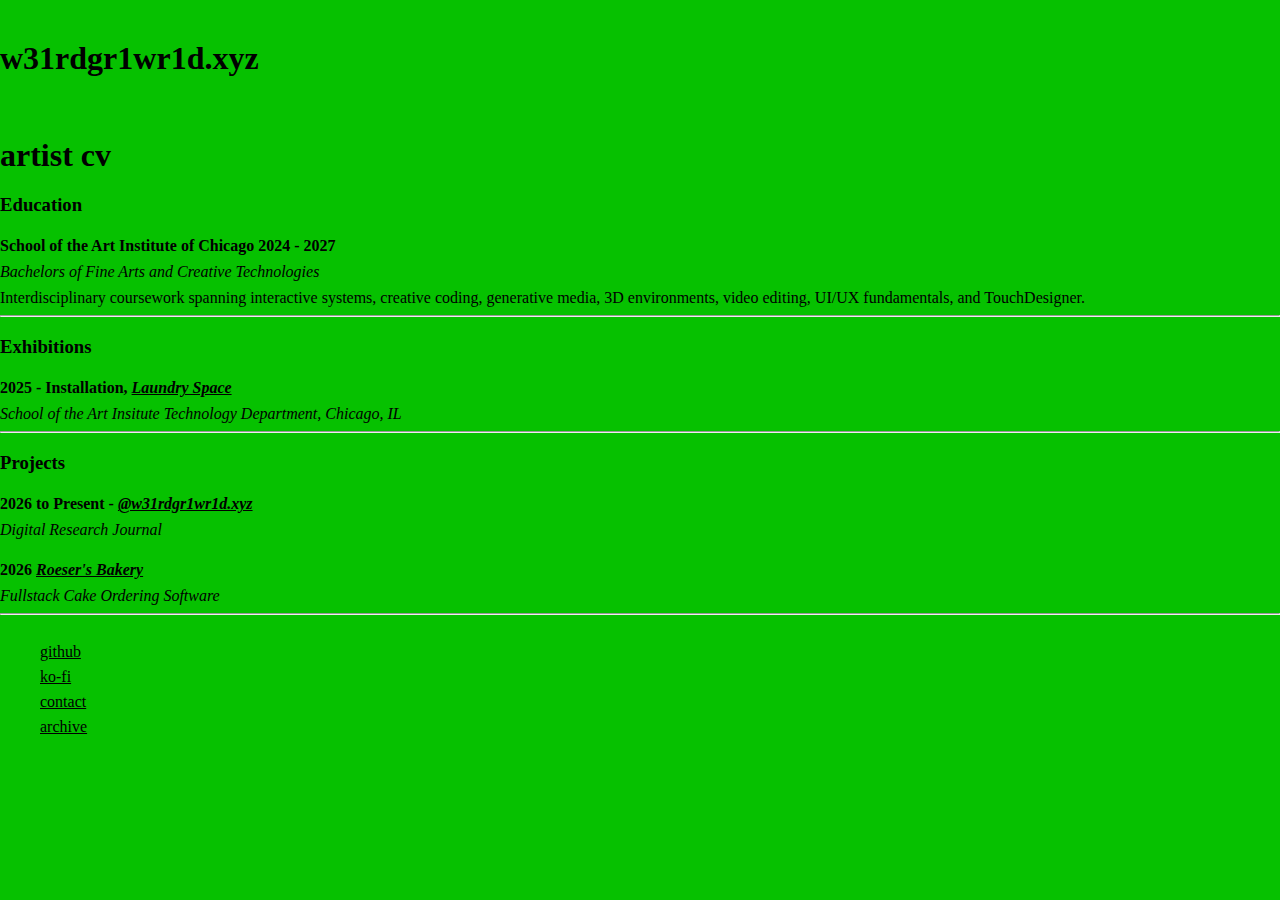
<file: index.html>
<!DOCTYPE html>

<html lang="en">

<head>
    <meta charset="UTF-8">
    <meta name="viewport" content="width=device-width, initial-scale=1.0">
    <title>w31rdgr1wr1d.xyz</title>
    <link rel="stylesheet" href="styles/index.css">

</head>

<body>

    <div class="art-container">

    </div>

    <div class="top-wrapper">

        <div class="header-container">

            <h1>w31rdgr1wr1d.xyz</h1>

        </div>

        <div class="button-container">

            <!-- <img src="" alt="my safe space"><a href="nav-pages/journal.html"></a></img> -->

        </div>

    </div>

    <div class="cv-container">

        <h1>artist cv</h1>

        <h3>Education</h3>

        <h4>School of the Art Institute of Chicago 2024 - 2027</h4>
        <p><i>Bachelors of Fine Arts and Creative Technologies</i></p>
        <p>Interdisciplinary coursework spanning interactive systems, creative coding, generative media, 3D
            environments, video editing, UI/UX fundamentals, and TouchDesigner.</p>

        <hr>

        <h3>Exhibitions</h3>

        <h4>2025 - Installation, <a
                href="https://desdotjs.github.io/weird-girl-world/laundry-space/laundry-space-index.html"><i>Laundry
                    Space</i></a></h4>
        <p><i>School of the Art Insitute Technology Department, Chicago, IL</i></p>

        <hr>

        <h3>Projects</h3>

        <h4>2026 to Present - <a href="https://www.instagram.com/w31rdgr1wr1d.xyz/"><i>@w31rdgr1wr1d.xyz</i></a></h4>
        <p><i>Digital Research Journal</i></p>

        <h4>2026 <a href="/projects-pages/bakery-log.html"><i>Roeser's Bakery</i></a></h4>
        <p><i>Fullstack Cake Ordering Software</i></p>

        <hr>

    </div>

    <div class="nav-container">

        <nav>
            <ul>

                <li> <a href="https://github.com/desdotjs">github</a></li>
                <li> <a href="https://ko-fi.com/w31rdgr1wr1d">ko-fi</a></li>
                <li> <a href="nav-pages/contact.html">contact</a></li>
                <li> <a href="nav-pages/archive.html">archive</a></li>

            </ul>
        </nav>

    </div>

    <script src="index-body-script.js"></script>

</body>

</html>
</file>
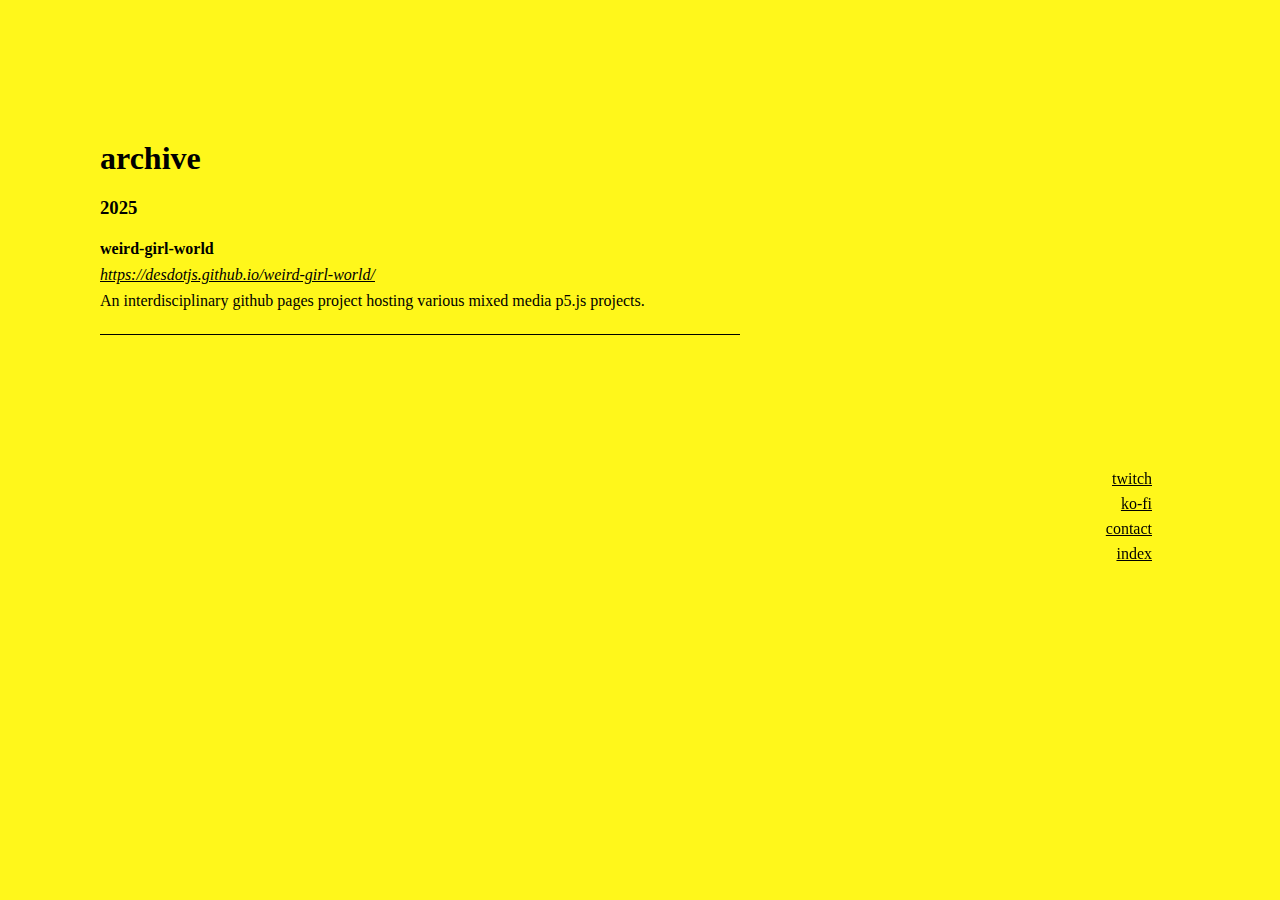
<file: nav-pages/archive.html>
<!DOCTYPE html>

<html lang="en">

<head>

    <meta charset="UTF-8" />

    <meta name="viewport" content="width=device-width, initial-scale=1" />

    <title>w31rdgr1wr1d</title>

    <link rel="stylesheet" href="/styles/index.css">

</head>

<body>
    
    <div class="page-grid">

    <!-- cv section -->
    <div class="left-cell">
    
        <h1>archive</h1>

        <h3>2025</h3>

        <h4>weird-girl-world</h4>
        <p><a href="https://desdotjs.github.io/weird-girl-world/"><i>https://desdotjs.github.io/weird-girl-world/</i></a></p>
        <p>An interdisciplinary github pages project hosting various mixed media p5.js projects.</p>

        <hr>

    </div>

    <!-- menu section -->
    <div class="nav-menu">

        <nav>
            <ul>

                <li> <a href="https://www.twitch.tv/w31rdgr1wr1d">twitch</a></li>
                <li> <a href="https://ko-fi.com/w31rdgr1wr1d">ko-fi</a></li>
                <li> <a href="pages/contact.html">contact</a></li>
                <li> <a href="../index.html">index</a></li>

            </ul>
        </nav>

    </div>

    <div class="footer">


        
    </div>

    </div>

    <script src="/scripts/index-body-script.js"></script>

</body>

</html>
</file>
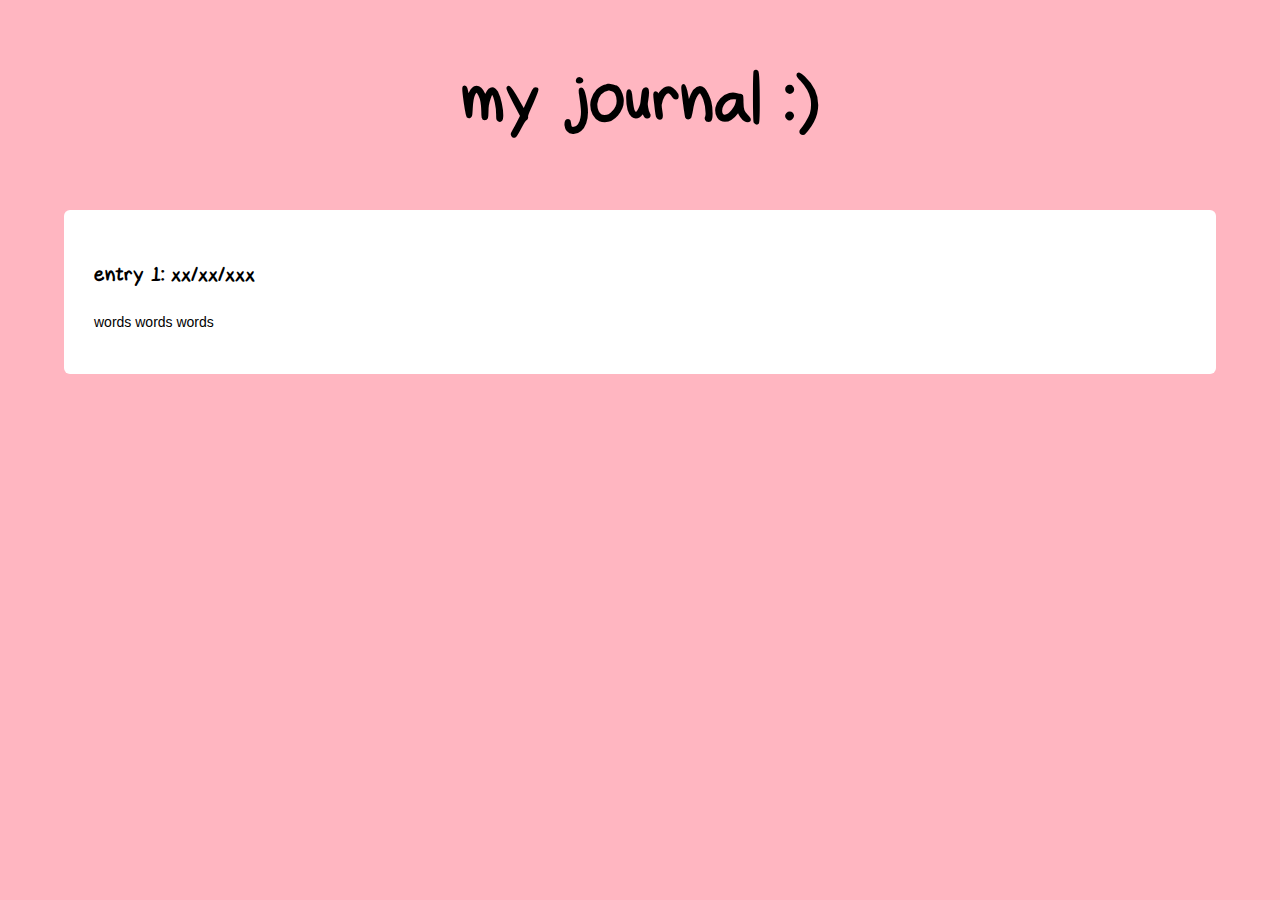
<file: nav-pages/journal.html>
<!DOCTYPE html>
<html lang="en">

<head>
    <meta charset="UTF-8">
    <meta name="viewport" content="width=device-width, initial-scale=1.0">
    <title>Journal :3</title>
    <link rel="stylesheet" href="../styles/journal.css">
</head>

<body>

    <div class="header-container">

        <h1>my journal :)</h1>

        <div class="button-container">

        </div>

    </div>


    <div class="journal-wrapper">

        <div class="content-container">

        <h2>entry 1: xx/xx/xxx</h2>
        <p>words words words</p>

        </div>
    </div>
</body>

</html>
</file>
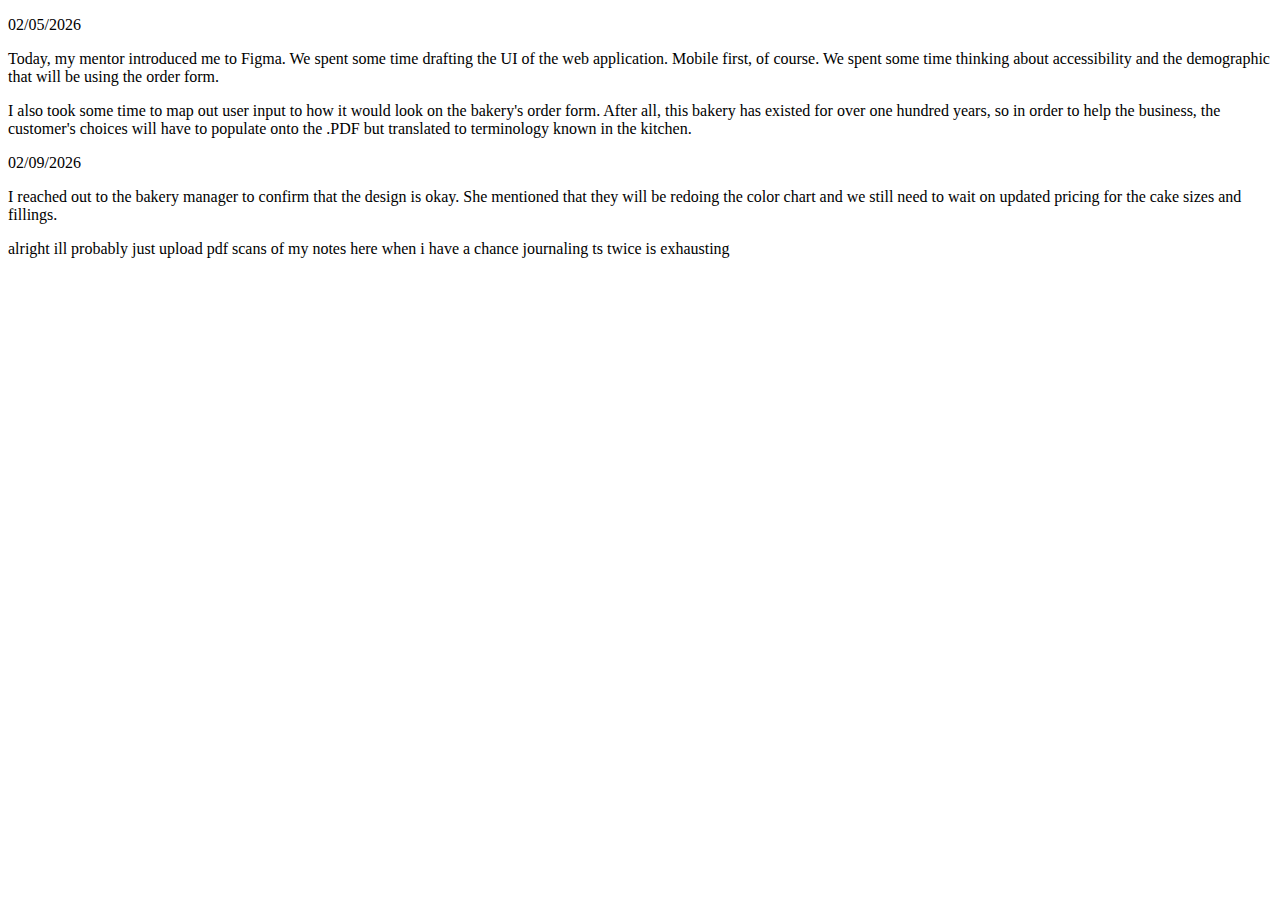
<file: projects-pages/bakery-log.html>
<!DOCTYPE html>

<html lang="en">

<head>

    <meta charset="UTF-8">
    <meta name="viewport" content="width=device-width, initial-scale=1.0">
    <title>w31rdgr1wr1d</title>

</head>

<body>

    <div id="log">

        <div class="log-container">

        <p>02/05/2026</p>
        <p>Today, my mentor introduced me to Figma. We spent some time drafting the UI of the web application. Mobile first, of course. We spent some time thinking about accessibility and the demographic that will be using the order form.</p>
        <p>I also took some time to map out user input to how it would look on the bakery's order form. After all, this bakery has existed for over one hundred years, so in order to help the business, the customer's choices will have to populate onto the .PDF but translated to terminology known in the kitchen.</p>

        <p>02/09/2026</p>
        <p>I reached out to the bakery manager to confirm that the design is okay. She mentioned that they will be redoing the color chart and we still need to wait on updated pricing for the cake sizes and fillings. </p>
        <!-- <img src="" alt="" srcset=""> whenever im not lazy put it in here -->
        <p>alright ill probably just upload pdf scans of my notes here when i have a chance journaling ts twice is exhausting</p>
        </div>

    </div>

</body>

</html>
</file>
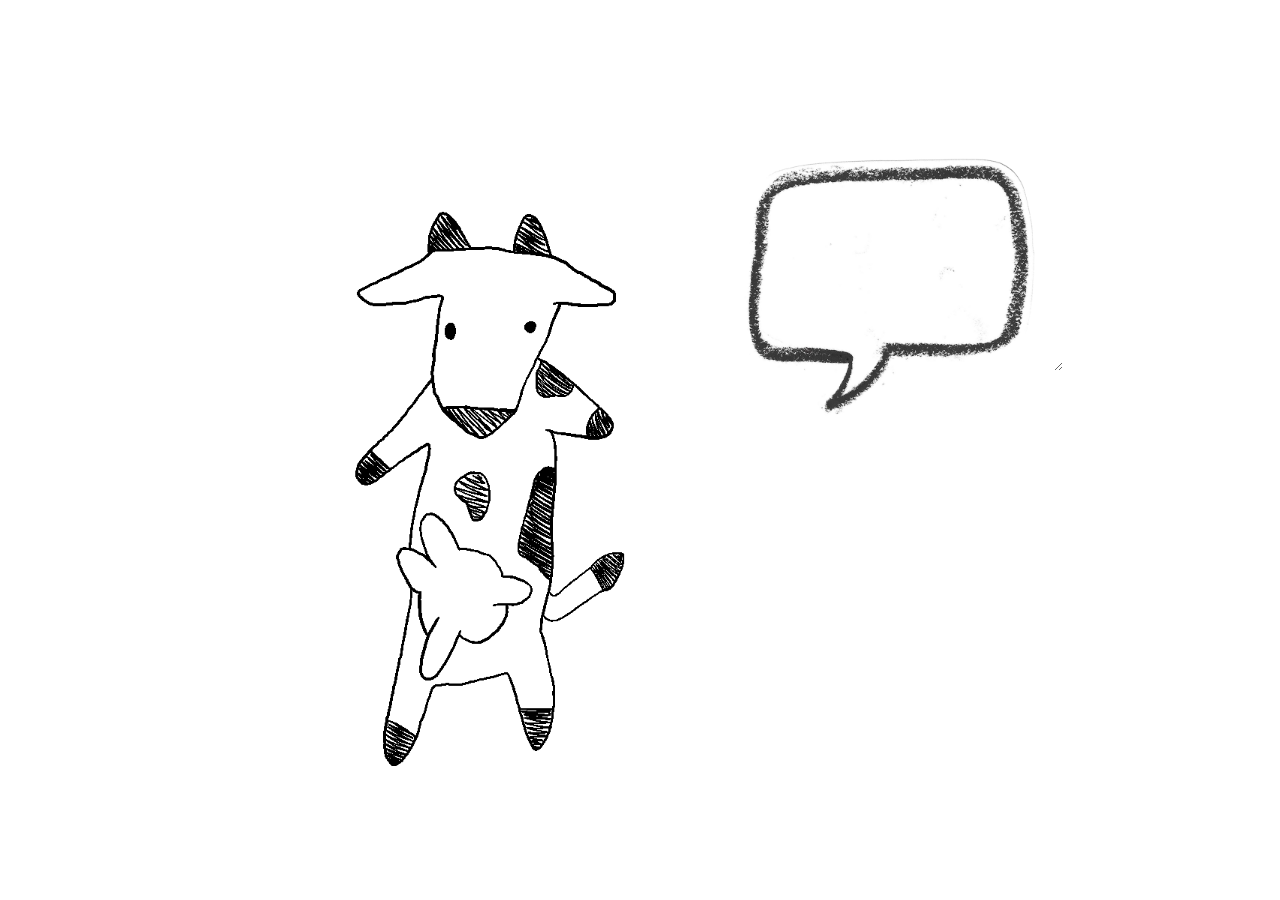
<file: w31rdgr1wr1d-pages/cowie.html>
<!DOCTYPE html>
<!-- html:5 gives you boilerplate -->

<html lang="en">

<head>
    <meta charset="UTF-8">
    <meta name="viewport" content="width=device-width, initial-scale=1.0">
    <title>w31rdgr1wr1d</title>
    <link rel="stylesheet" href="w31rdgr1wr1d-styles/cowie.css">

    <!-- ctrl x cuts whole line -->

</head>

<body>
    <!-- just "." creates div class -->


    <div class="header-container">

    </div>

    <div id="cowie-container">

        <img src="w31rdgr1wr1d-static/cowie/cowie.png" alt="it cowie :p">

    </div>

    <div id="textbox-container">

        <img src="w31rdgr1wr1d-static/cowie/textbox.png" alt="what does cowie have to say? :3">

         <textarea id="type-field"></textarea>
         <!-- input doesnt allow line breaks: HTML sees it as a single-line control, therefore textarea is better -->

    </div>

    <script src="/w31rdgr1wr1d-pages/w31rdgr1wr1d-scripts/cowie.js"></script>

</body>

</html>



<!-- img:s shorthand // see "Emmet Abbreviations" (only html thing) -->

<!-- <img src="" alt="" sizes="" srcset=""> -->
<!-- img:sizes shorthand for that ^ -->

<!-- <button type="submit"></button> -->
<!-- <button type="submit"></button> -->
<!-- <button type="submit"></button> -->
<!-- <button type="submit"></button> -->

<!-- button:s*4 ... "*" multiplies... now we have 4 buttons - works for any tag -->
<!-- alt + shift + up copies last line (VSCode feature) -->
<!-- ctrl + alt + shift + up targets multiple lines aka multiline editing (VSCode feature) -->

<!-- "if you know everything, you'll probably kill yourself or go crazy" - my dearest mentor, Jake Lamb -->
</file>
<file: styles/index.css>
/* body styles */
body {

  font-family: 'Times New Roman', Times, serif;
  font-size: 16px;
  color: #000;

  display: grid;
  margin: 0 auto;
  max-width: none;

}

.page-grid {

  display: grid; 
  /* for celled / forum-like feel */
  /* no inline... inline-grid makes cell behave like text, just "grid" makes cells behave as a page section */
  grid-template-columns: minmax(0,4fr) minmax(0, 1fr);
  /* minmax prevents overflow on small screens */
  grid-template-rows: auto 1fr;
  /* fr means "fractional unit" -  */
  /* so, 5 shares of space - could use percentages, but fr calculates automatically */
  grid-template-areas: 

  "top top"
  "left left"
  "footer footer"

}

h1 {

  margin-top: 40px;
  margin-bottom: 20px;

}

h4 {

  margin-bottom: 1px;

}

a {

  text-decoration: underline;
  color: #000;

}


/* paragraphs */
p {

  margin: 0.5rem 0;

}

.p-caption {

  font-size: 12px;

}

/* love - hate */
/* link, visited, hover, active  */
/* all states for pseudo-classes */

ul {

  list-style: none;
  color: black;
  line-height: 25px;

}


.header-img {

  grid-area: top;
  width: 90%;
  text-align: center;

}

/* left container / column */
.left-cell {

  width: 50%;
  margin: 100px;
  text-align: left;
  grid-area: left;
  position: sticky;
  overflow-x: hidden;
  justify-content: left;
  z-index: 100;
  /* had to add z-index because the stacking order of the page was not allowing me to click on project links. the nav-menu spans the width of the viewport, covering certain parts of the left-cell */

}

.left-cell hr {

  border: none;
  background-color: #000;
  height: 1px;
  margin: 1.5rem 0;

}


.nav-menu {

  width: 90%;
  margin: 0 auto;
  flex-direction: column;
  text-align: right;
  position: fixed; /* static, relative, fixed, sticky, absolute */
  top: 50%;

 /* can use transform / translate to perfectly center nav */
 /* review module 12 */
 
}

.footer {

  width: 90%;
  margin: 0 auto;
  padding: 80px;

  grid-area: footer;

}

/* MEDIA QUERIES */

@media (max-width: 768px) {

  .left-cell {
    width: 90%;
    margin: 40px auto;
  }

}
</file>
<file: styles/journal.css>
body {

    font-family: 'Arial';
    font-size: 14px;
    color: #000;
    display: flex;
    margin: 0 auto;
    max-width: none;
    flex-direction: column;
    background-color: lightpink;

}

@font-face {

  font-family: 'my-handwriting';
  src: url('../static/handwriting-font.ttf') format('truetype');
  font-weight: normal;
  font-style: normal;

}

.header-container { 

    font-family: 'my-handwriting';
    text-align: center;
    font-size: 46px;

}

h2 { 

    font-family: 'my-handwriting';
    text-align: left;
    position: sticky;
    justify-content: left;
    font-size: 28px;

}

.button-container {

  justify-content: center;
  display: flex;
  align-items: center;

}

.button-container img {

  width: 100px;
  justify-content: center;

}

.journal-wrapper {
    
    position: sticky;
    display: flex;
    background-color: white;
    border-radius: 6px;
    margin: 0 auto;
    width: 90%;

}

.content-container {

    text-align: left;
    margin: 30px;
    justify-content: left;

}
</file>
<file: w31rdgr1wr1d-pages/w31rdgr1wr1d-styles/cowie.css>
@font-face {

  font-family: 'my-handwriting';
  src: url('/w31rdgr1wr1d-pages/w31rdgr1wr1d-static/cowie/cowie-font.ttf') format('truetype');
  font-weight: normal;
  font-style: normal;

}

body {

  font-family: 'my-handwriting';
  font-size: 16px;
  color: #000;
  margin: 5%;

}


.header-container {
  /* for buttons to return to the homepage, contact, or ...something else */

  font-family: 'my-handwriting';
  text-align: center;
  margin: 0 auto;
  font-size: 50px;
  width: 100%;

}

#textbox-container {

  display: inline-block;
  position: relative;
  width: 26%;
  transform: translateY(-350px) translateX(-30px);

}

/* with this setup, its better to control the size on the container so the image simply fills the space */

#textbox-container img {

  width: 100%;
  height: auto;

}


#cowie-container {

  display: inline-block;
  padding-left: 250px;
  padding-top: 120px;

}

#cowie-container img {

  width: 75%;
  height: auto;
  /* transform: scaleX(-1);  */
  /* transform: scale allows you to mirror an image on an x or y axis */

}

textarea {

  font-family: 'my-handwriting';
  text-align: center;
  font-size: 70px;
  position: absolute;
  left: 50%;
  transform: translate(-50%, -50%);
  padding-bottom: 85px;
  width: 345px;
  background: none;
  top: 42%;
  overflow: hidden;
  border: none;
  outline: none;
  caret-color: transparent;
  
}
</file>
